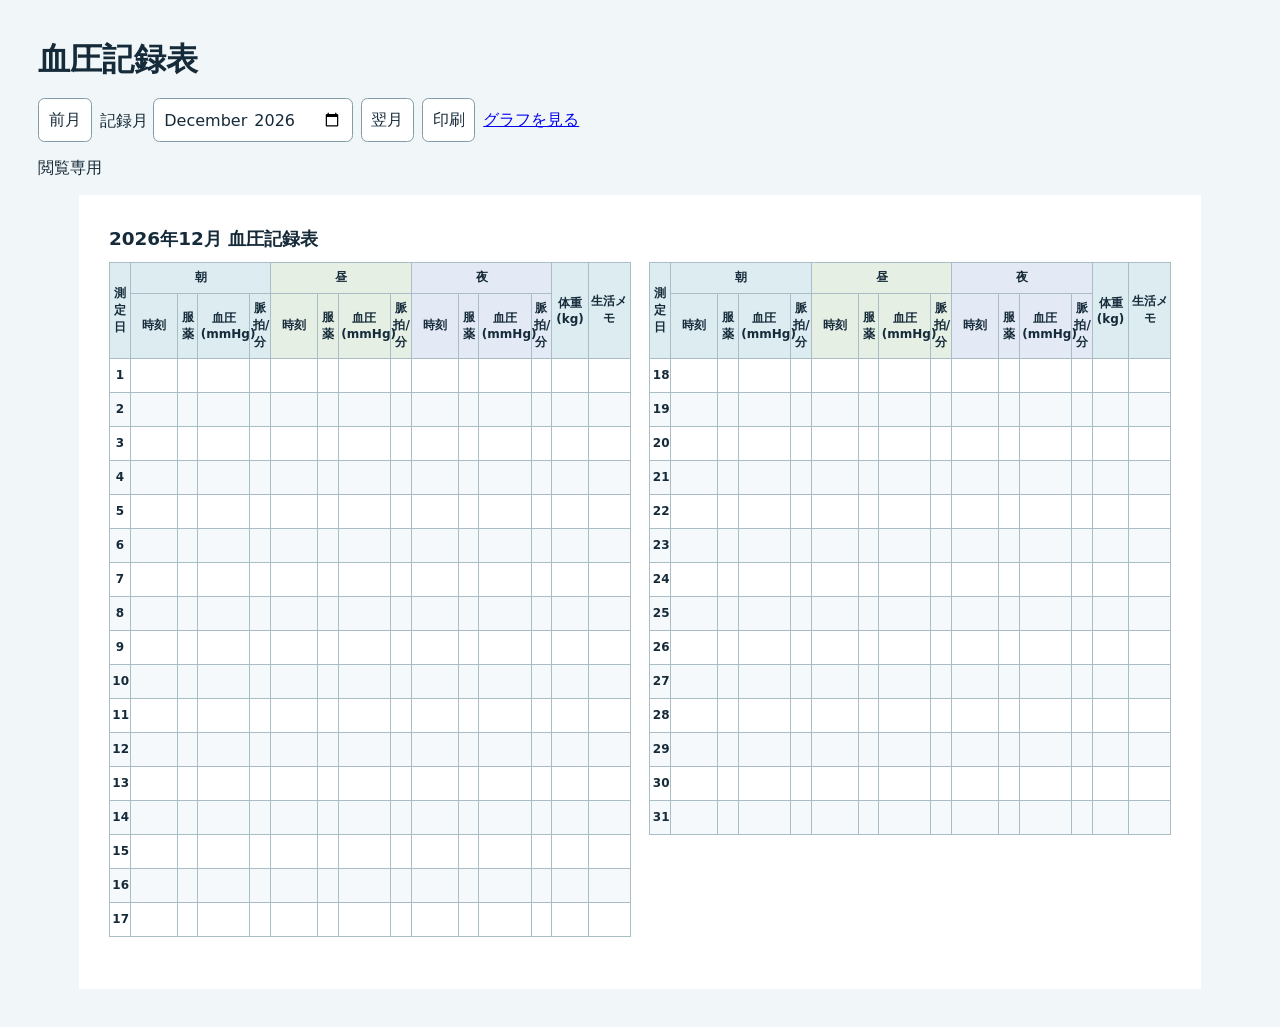
<file: index.html>
<!doctype html>
<html lang="ja">
<head>
<meta charset="utf-8">
<meta name="viewport" content="width=device-width, initial-scale=1">
<title>血圧記録表</title>
<link rel="stylesheet" href="style.css?v=trends">
<script src="app.js?v=trend-page" defer></script>
</head>
<body>
<main>
  <header>
    <h1>血圧記録表</h1>
    <div class="toolbar">
      <button id="previous" type="button">前月</button>
      <label>記録月 <input id="month" type="month" required></label>
      <button id="next" type="button">翌月</button>
      <button id="print" type="button">印刷</button>
      <a id="trend-link" href="trends.html">グラフを見る</a>
    </div>
    <p id="status" role="status">閲覧専用</p>
  </header>
  <div class="paper-viewport" tabindex="0" role="region" aria-label="A4 横の血圧記録表">
    <section class="paper" aria-labelledby="month-title">
      <h2 id="month-title"></h2>
      <div id="sheet"></div>
    </section>
  </div>
  <noscript>記録表を使うには JavaScript を有効にしてください。</noscript>
</main>
</body>
</html>
</file>
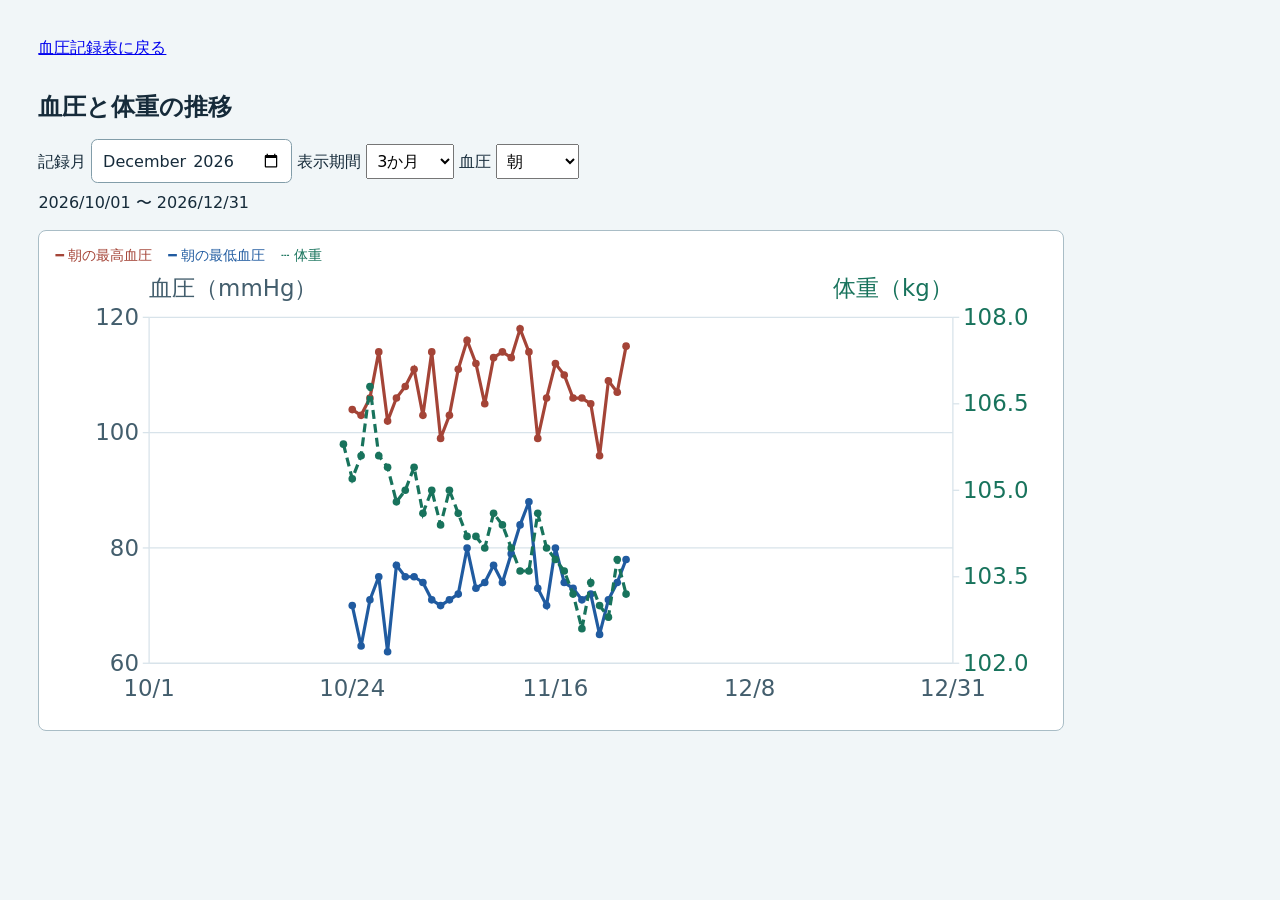
<file: trends.html>
<!doctype html>
<html lang="ja">
<head>
<meta charset="utf-8">
<meta name="viewport" content="width=device-width, initial-scale=1">
<title>血圧と体重の推移</title>
<link rel="stylesheet" href="style.css?v=dayparts">
<script src="trends.js?v=dayparts" defer></script>
</head>
<body>
<main>
  <nav><a id="record-link" href="./">血圧記録表に戻る</a></nav>
  <section id="trends" aria-labelledby="trends-title">
    <h1 id="trends-title">血圧と体重の推移</h1>
    <label>記録月 <input id="month" type="month" required></label>
    <label>表示期間 <select id="trend-range">
      <option value="1">1か月</option>
      <option value="3" selected>3か月</option>
      <option value="6">6か月</option>
      <option value="12">12か月</option>
    </select></label>
    <label>血圧 <select id="trend-period">
      <option value="朝">朝</option>
      <option value="夜">夜</option>
      <option value="both">朝＋夜</option>
    </select></label>
    <p id="trend-dates"></p>
    <p id="trend-status" role="status"></p>
    <section class="trend-card" aria-label="血圧と体重の折れ線グラフ">
      <p class="trend-legend" id="trend-legend"></p>
      <div id="combined-chart"></div>
    </section>
  </section>
  <noscript>グラフを見るには JavaScript を有効にしてください。</noscript>
</main>
</body>
</html>
</file>
<file: style.css>
:root { font-family: system-ui, sans-serif; color: #162b3a; background: #f1f6f8; }
body { margin: 0; }
main { max-width: 1500px; margin: auto; padding: clamp(0.75rem, 3vw, 2.5rem); }
h1 { margin: 0 0 1rem; }
h2 { font-size: 1.15rem; margin: 0 0 3mm; }
.toolbar { display: flex; flex-wrap: wrap; align-items: center; gap: 0.5rem; }
button, input { font: inherit; color: inherit; }
button, #month { min-height: 2.75rem; padding: 0.25rem 0.6rem; border: 1px solid #829da9; border-radius: 0.4rem; background: white; box-sizing: border-box; }
button { cursor: pointer; }
#status { margin-bottom: 0; }
.paper-viewport { overflow-x: auto; margin-top: 1rem; }
.paper { box-sizing: border-box; width: 297mm; height: 210mm; padding: 8mm; margin-inline: auto; background: white; }
#sheet { display: grid; grid-template-columns: repeat(2, minmax(0, 1fr)); gap: 5mm; }
table { border-collapse: collapse; width: 100%; table-layout: fixed; background: white; font-size: 0.75rem; }
th, td { border: 1px solid #a9bdc6; padding: 0.15rem; text-align: center; }
td { padding-inline: 0.05rem; }
thead th { padding-block: 0.4rem; background: #dcecf1; }
.night { background: #e4e9f6; }
.noon { background: #e5efe4; }
tbody tr:nth-child(even) { background: #f5f9fb; }
tbody tr { height: 9mm; }
.memo { white-space: nowrap; overflow: hidden; text-overflow: ellipsis; }
#trends { margin-top: 2rem; }
#trend-range, #trend-period { font: inherit; padding: 0.4rem; }
#trend-dates { margin: 0.6rem 0 1rem; }
.trend-card { max-width: 62rem; padding: 1rem; border: 1px solid #a9bdc6; border-radius: 0.5rem; background: white; }
.trend-legend { display: flex; flex-wrap: wrap; gap: 0.4rem 1rem; margin: 0 0 0.25rem; font-size: 0.875rem; }
.trend-plot .weight-axis { fill: #18735c; }
.trend-plot { display: block; width: 100%; height: auto; }
.trend-plot text { fill: #435e6d; font-size: 18px; }
.trend-plot .grid { stroke: #d8e3ea; }
input:focus-visible, button:focus-visible, .paper-viewport:focus-visible { outline: 2px solid #17647c; outline-offset: -2px; background: white; }
@page { size: A4 landscape; margin: 8mm; }
@media print {
  :root, table, tbody tr:nth-child(even) { color: black; background: white; }
  main { padding: 0; }
  header { display: none; }
  .paper-viewport { overflow: visible; margin: 0; }
  .paper { width: auto; height: auto; padding: 0; }
  table { font-size: 8pt; }
  th, td { padding-inline: 0.05rem; overflow-wrap: anywhere; }
  tr { break-inside: avoid; }
}
</file>
